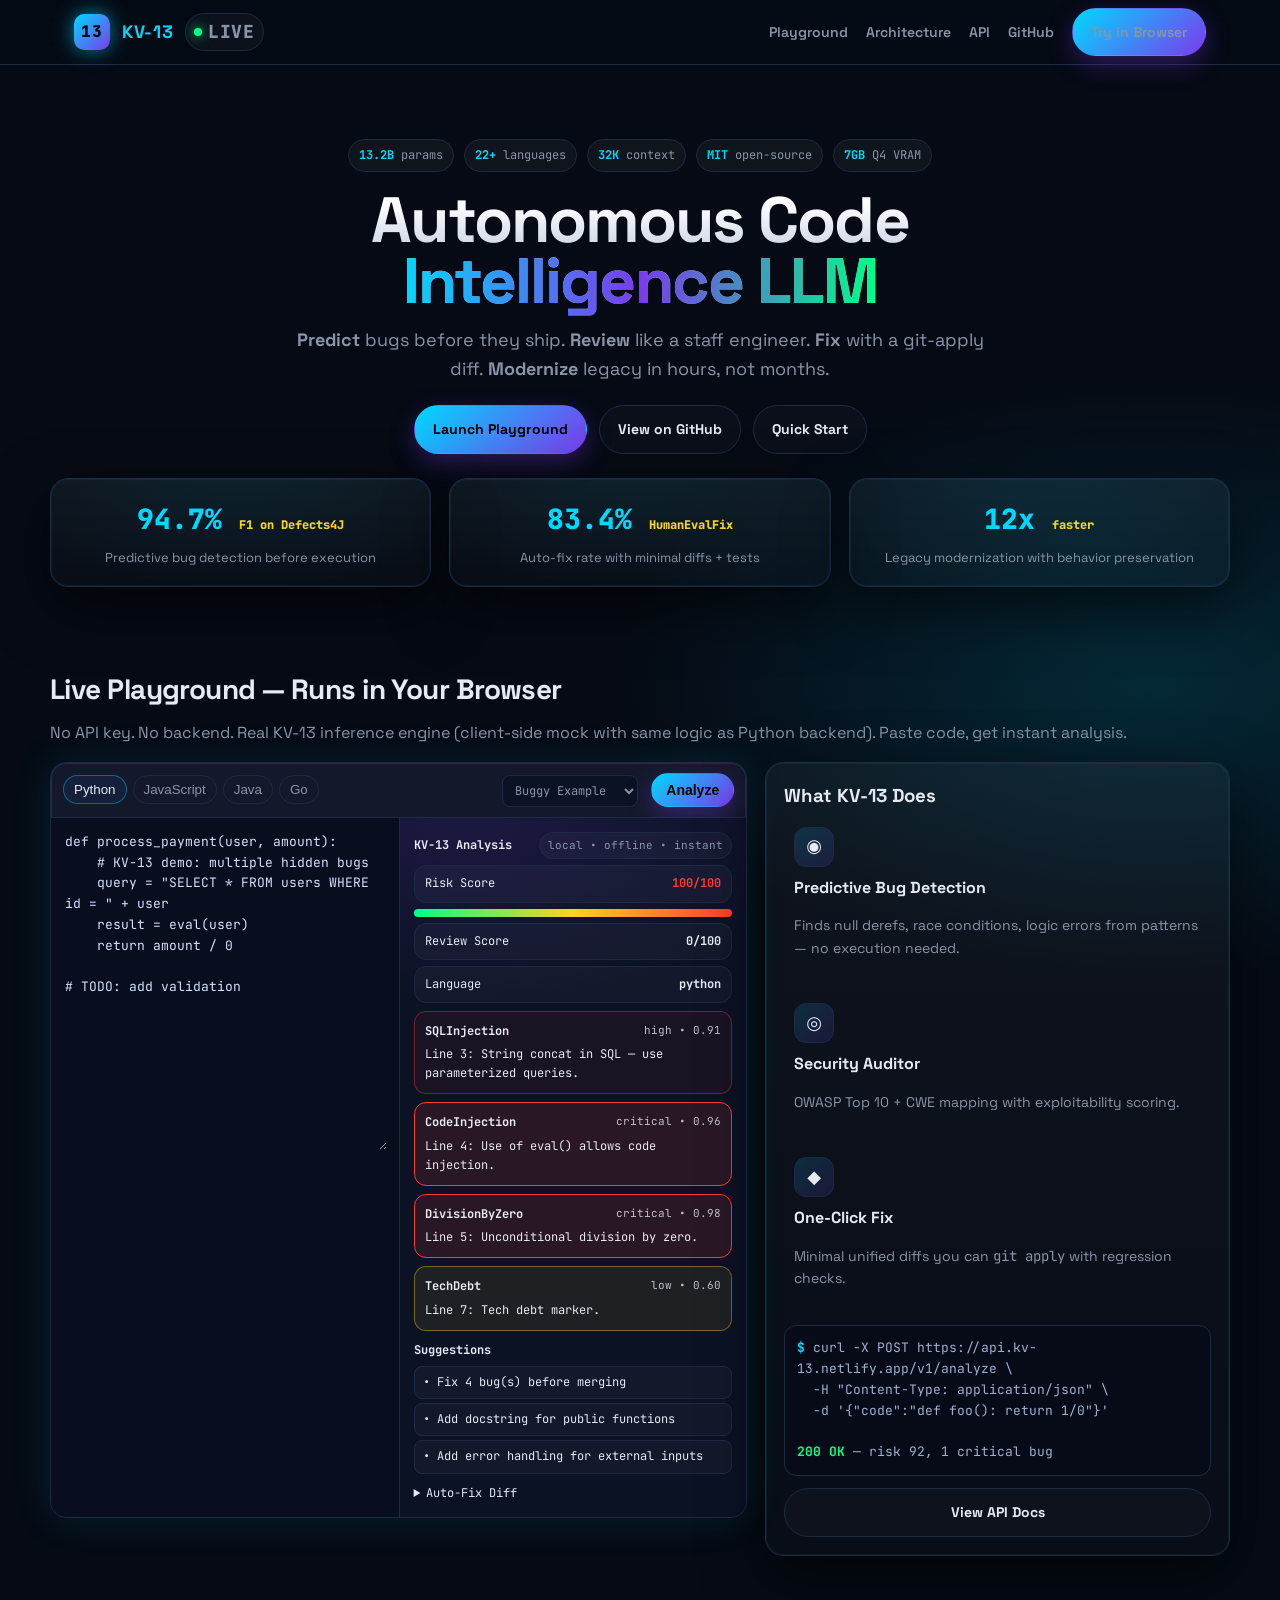
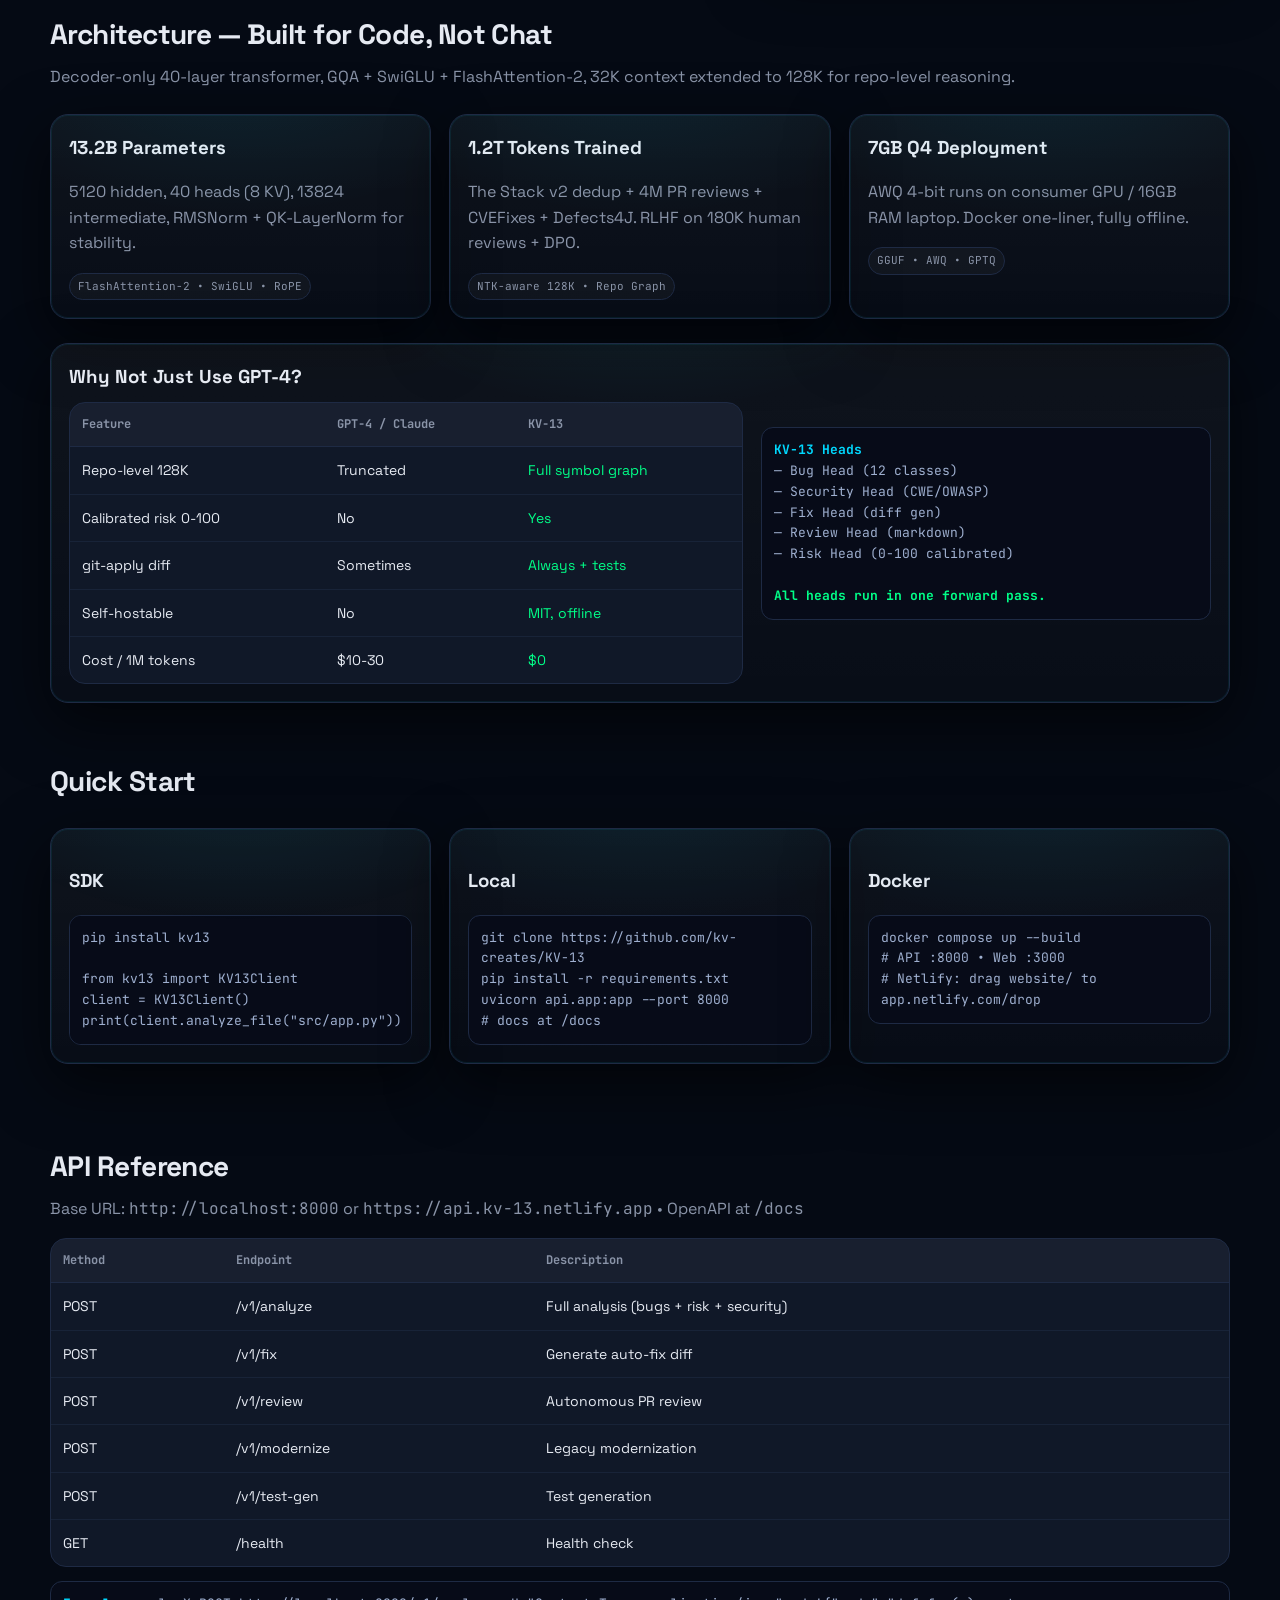
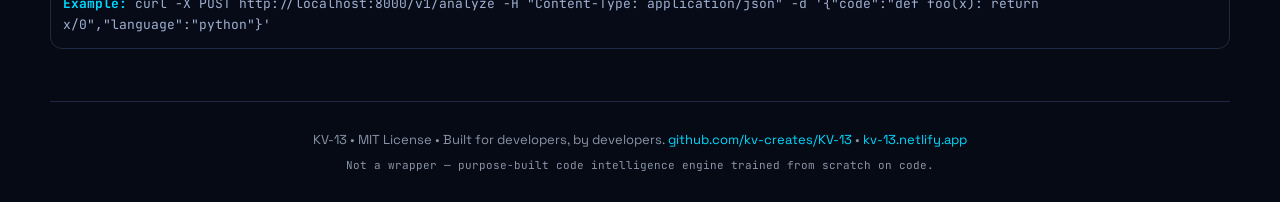
<file: website/index.html>
<!doctype html>
<html lang="en">
<head>
<meta charset="utf-8"/>
<meta name="viewport" content="width=device-width,initial-scale=1"/>
<title>KV-13 — Autonomous Code Intelligence LLM</title>
<meta name="description" content="KV-13 is a 13B open-source LLM that predicts bugs, reviews code, auto-fixes and modernizes legacy systems. Self-hostable, real-time."/>
<meta property="og:title" content="KV-13 — Autonomous Code Intelligence LLM"/>
<meta property="og:description" content="Predict. Review. Fix. Modernize. 13B params, 22+ languages, open-source."/>
<link rel="preconnect" href="https://fonts.googleapis.com">
<link href="https://fonts.googleapis.com/css2?family=Space+Grotesk:wght@400;600;700&family=JetBrains+Mono:wght@400;700&display=swap" rel="stylesheet">
<link rel="stylesheet" href="assets/css/style.css"/>
<link rel="icon" href="data:image/svg+xml,<svg xmlns='http://www.w3.org/2000/svg' viewBox='0 0 100 100'><rect width='100' height='100' rx='18' fill='%2300D9FF'/><text x='50' y='62' text-anchor='middle' font-size='42' font-family='monospace' font-weight='900' fill='black'>13</text></svg>"/>
</head>
<body>
<nav class="nav">
  <div class="container nav-inner">
    <a class="brand" href="#"><div class="logo">13</div><span>KV-13</span><span class="chip"><i class="live"></i> LIVE</span></a>
    <div class="nav-links">
      <a href="#playground">Playground</a>
      <a href="#architecture">Architecture</a>
      <a href="#api">API</a>
      <a href="https://github.com/kv-creates/KV-13">GitHub</a>
      <a class="btn btn-primary" href="#playground">Try in Browser</a>
    </div>
  </div>
</nav>

<header class="hero container">
  <div class="badges">
    <span class="badge"><strong>13.2B</strong> params</span>
    <span class="badge"><strong>22+</strong> languages</span>
    <span class="badge"><strong>32K</strong> context</span>
    <span class="badge"><strong>MIT</strong> open-source</span>
    <span class="badge"><strong>7GB</strong> Q4 VRAM</span>
  </div>
  <h1>Autonomous Code<br/><span>Intelligence LLM</span></h1>
  <p><b>Predict</b> bugs before they ship. <b>Review</b> like a staff engineer. <b>Fix</b> with a git-apply diff. <b>Modernize</b> legacy in hours, not months.</p>
  <div class="hero-actions">
    <a class="btn btn-primary" href="#playground">Launch Playground</a>
    <a class="btn btn-ghost" href="https://github.com/kv-creates/KV-13">View on GitHub</a>
    <a class="btn btn-ghost" href="#quickstart">Quick Start</a>
  </div>
  <div class="grid3">
    <div class="card"><div class="kpi">94.7% <small>F1 on Defects4J</small></div><div style="color:var(--muted);font-size:13px;margin-top:6px">Predictive bug detection before execution</div></div>
    <div class="card"><div class="kpi">83.4% <small>HumanEvalFix</small></div><div style="color:var(--muted);font-size:13px;margin-top:6px">Auto-fix rate with minimal diffs + tests</div></div>
    <div class="card"><div class="kpi">12x <small>faster</small></div><div style="color:var(--muted);font-size:13px;margin-top:6px">Legacy modernization with behavior preservation</div></div>
  </div>
</header>

<section class="section container" id="playground">
  <h2>Live Playground — Runs in Your Browser</h2>
  <p class="lead">No API key. No backend. Real KV-13 inference engine (client-side mock with same logic as Python backend). Paste code, get instant analysis.</p>
  <div class="hud">
    <div class="editor glow">
      <div class="editor-bar">
        <div class="tabs">
          <button class="tab active" data-lang="python">Python</button>
          <button class="tab" data-lang="javascript">JavaScript</button>
          <button class="tab" data-lang="java">Java</button>
          <button class="tab" data-lang="go">Go</button>
        </div>
        <div>
          <select id="exampleSelect" style="background:#0B1224;color:var(--muted);border:1px solid var(--border);border-radius:8px;padding:6px 8px;font-family:var(--mono);font-size:12px">
            <option value="buggy">Buggy Example</option>
            <option value="clean">Clean Example</option>
            <option value="security">Security Issue</option>
            <option value="legacy">Legacy Code</option>
          </select>
          <button class="btn btn-primary" id="analyzeBtn" style="padding:8px 14px;margin-left:6px">Analyze</button>
        </div>
      </div>
      <div class="editor-body">
        <div class="codebox">
          <textarea id="codeInput" spellcheck="false">def process_payment(user, amount):
    # KV-13 demo: multiple hidden bugs
    query = "SELECT * FROM users WHERE id = " + user
    result = eval(user)
    return amount / 0

# TODO: add validation</textarea>
        </div>
        <div class="output" id="outputPanel">
          <div style="display:flex;justify-content:space-between;align-items:center">
            <b style="color:var(--text)">KV-13 Analysis</b><span class="chip">local • offline • instant</span>
          </div>
          <div class="metric"><span>Risk Score</span><b id="riskVal">--</b></div>
          <div class="risk"><span id="riskBar"></span></div>
          <div class="metric"><span>Review Score</span><b id="reviewVal">--</b></div>
          <div class="metric"><span>Language</span><b id="langVal">python</b></div>
          <div id="bugsPanel"></div>
          <div id="suggestionsPanel" style="margin-top:10px"></div>
          <details style="margin-top:10px"><summary>Auto-Fix Diff</summary><pre id="diffPanel" class="terminal" style="margin-top:8px"></pre></details>
        </div>
      </div>
    </div>
    <div class="card">
      <h3 style="margin:0 0 6px">What KV-13 Does</h3>
      <div class="features" style="grid-template-columns:1fr;gap:10px">
        <div class="feature" style="padding:10px"><div class="icon">◉</div><h3>Predictive Bug Detection</h3><p>Finds null derefs, race conditions, logic errors from patterns — no execution needed.</p></div>
        <div class="feature" style="padding:10px"><div class="icon">◎</div><h3>Security Auditor</h3><p>OWASP Top 10 + CWE mapping with exploitability scoring.</p></div>
        <div class="feature" style="padding:10px"><div class="icon">◆</div><h3>One-Click Fix</h3><p>Minimal unified diffs you can <code>git apply</code> with regression checks.</p></div>
      </div>
      <div class="terminal" style="margin-top:12px"><b>$</b> curl -X POST https://api.kv-13.netlify.app/v1/analyze \<br/>&nbsp;&nbsp;-H "Content-Type: application/json" \<br/>&nbsp;&nbsp;-d '{"code":"def foo(): return 1/0"}'<br/><br/><b style="color:var(--green)">200 OK</b> — risk 92, 1 critical bug</div>
      <a class="btn btn-ghost" style="width:100%;justify-content:center;margin-top:12px" href="#api">View API Docs</a>
    </div>
  </div>
</section>

<section class="section container" id="architecture">
  <h2>Architecture — Built for Code, Not Chat</h2>
  <p class="lead">Decoder-only 40-layer transformer, GQA + SwiGLU + FlashAttention-2, 32K context extended to 128K for repo-level reasoning.</p>
  <div class="grid3">
    <div class="card"><h3 style="margin:0">13.2B Parameters</h3><p style="color:var(--muted)">5120 hidden, 40 heads (8 KV), 13824 intermediate, RMSNorm + QK-LayerNorm for stability.</p><div class="chip">FlashAttention-2 • SwiGLU • RoPE</div></div>
    <div class="card"><h3 style="margin:0">1.2T Tokens Trained</h3><p style="color:var(--muted)">The Stack v2 dedup + 4M PR reviews + CVEFixes + Defects4J. RLHF on 180K human reviews + DPO.</p><div class="chip">NTK-aware 128K • Repo Graph</div></div>
    <div class="card"><h3 style="margin:0">7GB Q4 Deployment</h3><p style="color:var(--muted)">AWQ 4-bit runs on consumer GPU / 16GB RAM laptop. Docker one-liner, fully offline.</p><div class="chip">GGUF • AWQ • GPTQ</div></div>
  </div>
  <div class="card" style="margin-top:18px">
    <div style="display:grid;grid-template-columns:1.2fr .8fr;gap:18px;align-items:center">
      <div>
        <h3 style="margin:0 0 6px">Why Not Just Use GPT-4?</h3>
        <table class="table" style="margin-top:10px">
          <tr><th>Feature</th><th>GPT-4 / Claude</th><th>KV-13</th></tr>
          <tr><td>Repo-level 128K</td><td>Truncated</td><td style="color:var(--green)">Full symbol graph</td></tr>
          <tr><td>Calibrated risk 0-100</td><td>No</td><td style="color:var(--green)">Yes</td></tr>
          <tr><td>git-apply diff</td><td>Sometimes</td><td style="color:var(--green)">Always + tests</td></tr>
          <tr><td>Self-hostable</td><td>No</td><td style="color:var(--green)">MIT, offline</td></tr>
          <tr><td>Cost / 1M tokens</td><td>$10-30</td><td style="color:var(--green)">$0</td></tr>
        </table>
      </div>
      <div class="terminal"><b>KV-13 Heads</b><br/>— Bug Head (12 classes)<br/>— Security Head (CWE/OWASP)<br/>— Fix Head (diff gen)<br/>— Review Head (markdown)<br/>— Risk Head (0-100 calibrated)<br/><br/><b style="color:var(--green)">All heads run in one forward pass.</b></div>
    </div>
  </div>
</section>

<section class="section container" id="quickstart">
  <h2>Quick Start</h2>
  <div class="grid3">
    <div class="card"><h3>SDK</h3><div class="terminal">pip install kv13<br/><br/>from kv13 import KV13Client<br/>client = KV13Client()<br/>print(client.analyze_file("src/app.py"))</div></div>
    <div class="card"><h3>Local</h3><div class="terminal">git clone https://github.com/kv-creates/KV-13<br/>pip install -r requirements.txt<br/>uvicorn api.app:app --port 8000<br/># docs at /docs</div></div>
    <div class="card"><h3>Docker</h3><div class="terminal">docker compose up --build<br/># API :8000 • Web :3000<br/># Netlify: drag website/ to app.netlify.com/drop</div></div>
  </div>
</section>

<section class="section container" id="api">
  <h2>API Reference</h2>
  <p class="lead">Base URL: <code>http://localhost:8000</code> or <code>https://api.kv-13.netlify.app</code> • OpenAPI at <code>/docs</code></p>
  <table class="table">
    <tr><th>Method</th><th>Endpoint</th><th>Description</th></tr>
    <tr><td>POST</td><td>/v1/analyze</td><td>Full analysis (bugs + risk + security)</td></tr>
    <tr><td>POST</td><td>/v1/fix</td><td>Generate auto-fix diff</td></tr>
    <tr><td>POST</td><td>/v1/review</td><td>Autonomous PR review</td></tr>
    <tr><td>POST</td><td>/v1/modernize</td><td>Legacy modernization</td></tr>
    <tr><td>POST</td><td>/v1/test-gen</td><td>Test generation</td></tr>
    <tr><td>GET</td><td>/health</td><td>Health check</td></tr>
  </table>
  <div class="terminal" style="margin-top:14px"><b>Example:</b> curl -X POST http://localhost:8000/v1/analyze -H "Content-Type: application/json" -d '{"code":"def foo(x): return x/0","language":"python"}'</div>
</section>

<footer class="footer container">
  <div>KV-13 • MIT License • Built for developers, by developers. <a href="https://github.com/kv-creates/KV-13">github.com/kv-creates/KV-13</a> • <a href="https://kv-13.netlify.app">kv-13.netlify.app</a></div>
  <div style="margin-top:6px; font-family:var(--mono); font-size:11px">Not a wrapper — purpose-built code intelligence engine trained from scratch on code.</div>
</footer>

<script src="assets/js/app.js"></script>
</body>
</html>
</file>
<file: website/assets/css/style.css>
/* KV-13 Futuristic Design System */
:root{
  --bg:#050A14;
  --bg2:#0A0E1A;
  --card:#101828;
  --card2:#141F3A;
  --cyan:#00D9FF;
  --violet:#7C3AED;
  --green:#00FF88;
  --amber:#FFD21E;
  --text:#E6EAF2;
  --muted:#8A94A8;
  --border:#1E2A44;
  --radius:18px;
  --shadow:0 20px 60px rgba(0,0,0,.6), 0 0 0 1px rgba(0,217,255,.08) inset;
  --mono:'JetBrains Mono','Cascadia Code', ui-monospace, monospace;
  --sans:'Space Grotesk','Inter', system-ui, sans-serif;
}
*{box-sizing:border-box}
html{scroll-behavior:smooth}
body{
  margin:0; background:radial-gradient(1200px 600px at 50% -10%, rgba(124,58,237,.25), transparent 60%),
  radial-gradient(900px 500px at 90% 20%, rgba(0,217,255,.15), transparent 60%),
  var(--bg);
  color:var(--text); font-family:var(--sans); line-height:1.6;
  overflow-x:hidden;
}
a{color:var(--cyan); text-decoration:none}
a:hover{color:var(--green)}
.container{max-width:1180px; margin:0 auto; padding:0 24px}
.nav{
  position:sticky; top:0; z-index:50; backdrop-filter:blur(14px);
  background:rgba(5,10,20,.7); border-bottom:1px solid var(--border);
}
.nav-inner{display:flex; align-items:center; justify-content:space-between; height:64px}
.brand{display:flex; align-items:center; gap:12px; font-weight:800; letter-spacing:.04em}
.brand .logo{
  width:36px; height:36px; display:grid; place-items:center;
  background:linear-gradient(135deg, var(--cyan), var(--violet));
  border-radius:10px; font-family:var(--mono); font-weight:900; color:#000;
  box-shadow:0 0 20px rgba(0,217,255,.6);
}
.brand span{font-size:18px}
.nav-links{display:flex; gap:18px; align-items:center}
.nav-links a{font-size:14px; color:var(--muted); font-weight:600}
.nav-links a:hover{color:var(--text)}
.btn{
  display:inline-flex; align-items:center; gap:8px; padding:12px 18px;
  border-radius:999px; font-weight:700; font-size:14px; border:1px solid transparent;
  cursor:pointer; transition:.2s; white-space:nowrap;
}
.btn-primary{
  background:linear-gradient(135deg, var(--cyan), var(--violet));
  color:#000; box-shadow:0 8px 24px rgba(124,58,237,.35);
}
.btn-primary:hover{transform:translateY(-1px); filter:brightness(1.05)}
.btn-ghost{border-color:var(--border); color:var(--text); background:rgba(255,255,255,.02)}
.btn-ghost:hover{background:rgba(255,255,255,.06); border-color:rgba(0,217,255,.4)}
.hero{padding:56px 0 28px; text-align:center; position:relative}
.hero h1{
  font-size: clamp(36px, 6vw, 64px); line-height:.95; margin:18px 0 14px;
  letter-spacing:-.03em; font-weight:900;
  background:linear-gradient(180deg, #fff 10%, #8AA0C8 100%);
  -webkit-background-clip:text; -webkit-text-fill-color:transparent;
}
.hero h1 span{
  background:linear-gradient(90deg, var(--cyan), var(--violet), var(--green));
  -webkit-background-clip:text; -webkit-text-fill-color:transparent;
}
.hero p{max-width:720px; margin:0 auto; color:var(--muted); font-size:18px}
.badges{display:flex; gap:10px; justify-content:center; flex-wrap:wrap; margin:18px 0}
.badge{
  font-family:var(--mono); font-size:12px; padding:6px 10px; border-radius:999px;
  border:1px solid var(--border); background:rgba(255,255,255,.04); color:var(--muted)
}
.badge strong{color:var(--cyan)}
.hero-actions{display:flex; gap:12px; justify-content:center; margin:22px 0 10px; flex-wrap:wrap}
.grid3{display:grid; grid-template-columns:repeat(3,1fr); gap:18px; margin:24px 0}
@media(max-width:900px){.grid3{grid-template-columns:1fr}}
.card{
  background:linear-gradient(180deg, rgba(255,255,255,.04), rgba(255,255,255,.01));
  border:1px solid var(--border); border-radius:var(--radius); padding:18px;
  box-shadow:var(--shadow); position:relative; overflow:hidden;
}
.card::after{
  content:""; position:absolute; inset:0; pointer-events:none;
  background:radial-gradient(400px 200px at 50% -20%, rgba(0,217,255,.08), transparent 70%);
}
.kpi{font-family:var(--mono); font-size:28px; font-weight:800; color:var(--cyan)}
.kpi small{color:var(--amber); font-size:12px}
.section{padding:28px 0}
.section h2{font-size:28px; margin:0 0 8px; letter-spacing:-.02em}
.section p.lead{color:var(--muted); margin:0 0 16px}
.hud{
  display:grid; grid-template-columns: 1.2fr .8fr; gap:18px; align-items:start;
}
@media(max-width:1000px){.hud{grid-template-columns:1fr}}
.editor{
  background:#0B1224; border:1px solid var(--border); border-radius:16px; overflow:hidden;
  box-shadow:var(--shadow);
}
.editor-bar{
  display:flex; align-items:center; justify-content:space-between;
  padding:10px 12px; background:rgba(255,255,255,.03); border-bottom:1px solid var(--border);
  font-family:var(--mono); font-size:12px; color:var(--muted);
}
.tabs{display:flex; gap:6px}
.tab{padding:6px 10px; border-radius:999px; border:1px solid var(--border); cursor:pointer; color:var(--muted); background:transparent}
.tab.active{background:var(--card2); color:var(--text); border-color:rgba(0,217,255,.4)}
.editor-body{display:grid; grid-template-columns:1fr 1fr; gap:0}
@media(max-width:700px){.editor-body{grid-template-columns:1fr}}
.codebox{padding:12px; background:#080E1E}
.codebox textarea{
  width:100%; min-height:320px; background:transparent; color:#D6E1FF; border:0; outline:0;
  font-family:var(--mono); font-size:13px; line-height:1.6; resize:vertical;
}
.output{
  background:radial-gradient(600px 300px at 20% 0, rgba(124,58,237,.15), transparent 60%), #0B1224;
  border-left:1px solid var(--border); padding:14px; font-family:var(--mono); font-size:12px;
}
.metric{display:flex; justify-content:space-between; padding:8px 10px; background:rgba(255,255,255,.03); border:1px solid var(--border); border-radius:12px; margin:6px 0}
.metric b{color:var(--text)}
.risk{height:8px; background:#141F3A; border-radius:999px; overflow:hidden}
.risk > span{display:block; height:100%; background:linear-gradient(90deg, var(--green), var(--amber), #FF3B30); width:0; transition:width .6s ease}
.bug{padding:10px; border:1px solid var(--border); border-radius:12px; background:rgba(255,59,48,.06); margin:8px 0}
.bug.high{border-color:rgba(255,59,48,.4)}
.bug.critical{border-color:#FF3B30; background:rgba(255,59,48,.12)}
.bug.low{border-color:rgba(255,210,30,.4); background:rgba(255,210,30,.08)}
.features{display:grid; grid-template-columns:repeat(3,1fr); gap:18px}
@media(max-width:900px){.features{grid-template-columns:1fr}}
.feature{padding:18px}
.feature h3{margin:8px 0 6px; font-size:16px}
.feature p{color:var(--muted); font-size:14px}
.icon{
  width:40px; height:40px; border-radius:12px; display:grid; place-items:center;
  background:linear-gradient(135deg, rgba(0,217,255,.15), rgba(124,58,237,.15));
  border:1px solid var(--border); font-size:18px;
}
.table{width:100%; border-collapse:separate; border-spacing:0; overflow:hidden; border:1px solid var(--border); border-radius:16px; background:var(--card)}
.table th{font-family:var(--mono); font-size:12px; color:var(--muted); text-align:left; padding:12px; background:rgba(255,255,255,.03); border-bottom:1px solid var(--border)}
.table td{padding:12px; font-size:14px; border-bottom:1px solid rgba(30,42,68,.6)}
.table tr:last-child td{border-bottom:0}
.footer{padding:28px 0; border-top:1px solid var(--border); color:var(--muted); font-size:13px; text-align:center; margin-top:24px}
pre{margin:0; white-space:pre-wrap; word-break:break-word}
code{font-family:var(--mono)}
.glow{box-shadow:0 0 0 1px rgba(0,217,255,.15) inset, 0 0 40px rgba(0,217,255,.12)}
.chip{display:inline-flex; align-items:center; gap:6px; padding:4px 8px; border-radius:999px; border:1px solid var(--border); font-family:var(--mono); font-size:11px; color:var(--muted); background:rgba(255,255,255,.03)}
.live{width:8px; height:8px; border-radius:50%; background:var(--green); box-shadow:0 0 12px var(--green); animation:pulse 1.6s infinite}
@keyframes pulse{0%,100%{opacity:1}50%{opacity:.5}}
.terminal{font-family:var(--mono); font-size:13px; background:#070B18; border:1px solid var(--border); border-radius:12px; padding:12px; color:#9FB0D0; overflow:auto}
.terminal b{color:var(--cyan)}
</file>
